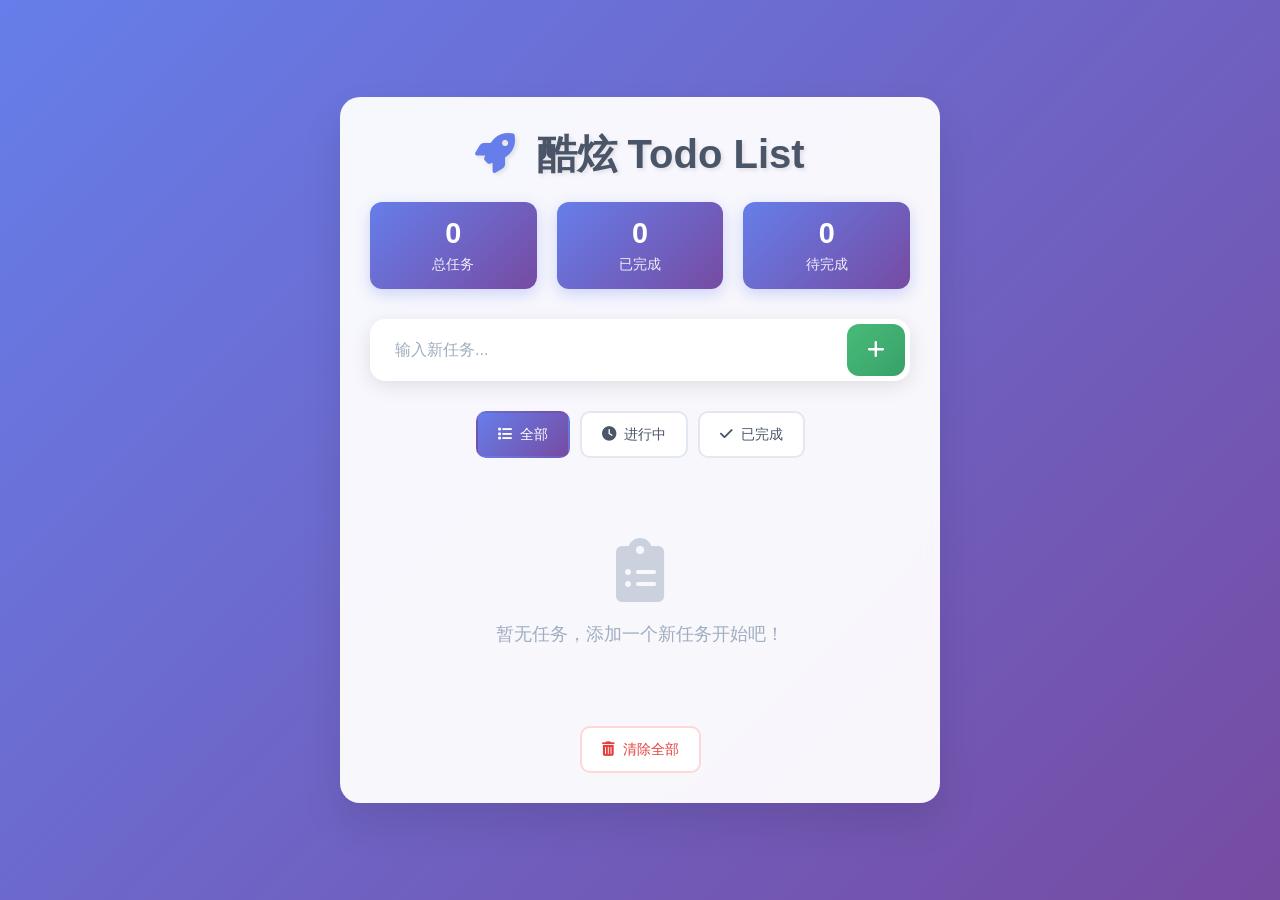
<file: index.html>
<!DOCTYPE html>
<html lang="zh-CN">
<head>
    <meta charset="UTF-8">
    <meta name="viewport" content="width=device-width, initial-scale=1.0">
    <title>酷炫 Todo List</title>
    <link rel="stylesheet" href="style.css">
    <link href="https://cdnjs.cloudflare.com/ajax/libs/font-awesome/6.0.0/css/all.min.css" rel="stylesheet">
</head>
<body>
    <div class="container">
        <div class="header">
            <h1 class="title">
                <i class="fas fa-rocket"></i>
                酷炫 Todo List
            </h1>
            <div class="stats">
                <div class="stat-item">
                    <span class="stat-number" id="total-tasks">0</span>
                    <span class="stat-label">总任务</span>
                </div>
                <div class="stat-item">
                    <span class="stat-number" id="completed-tasks">0</span>
                    <span class="stat-label">已完成</span>
                </div>
                <div class="stat-item">
                    <span class="stat-number" id="remaining-tasks">0</span>
                    <span class="stat-label">待完成</span>
                </div>
            </div>
        </div>

        <div class="input-section">
            <div class="input-wrapper">
                <input type="text" id="todo-input" placeholder="输入新任务..." maxlength="100">
                <button id="add-btn" class="add-btn">
                    <i class="fas fa-plus"></i>
                </button>
            </div>
        </div>

        <div class="filters">
            <button class="filter-btn active" data-filter="all">
                <i class="fas fa-list"></i>
                全部
            </button>
            <button class="filter-btn" data-filter="active">
                <i class="fas fa-clock"></i>
                进行中
            </button>
            <button class="filter-btn" data-filter="completed">
                <i class="fas fa-check"></i>
                已完成
            </button>
        </div>

        <div class="todo-list-container">
            <ul id="todo-list" class="todo-list">
                <!-- 动态生成的任务项 -->
            </ul>
            <div class="empty-state" id="empty-state">
                <i class="fas fa-clipboard-list"></i>
                <p>暂无任务，添加一个新任务开始吧！</p>
            </div>
        </div>

        <div class="actions">
            <button id="clear-completed" class="action-btn">
                <i class="fas fa-trash"></i>
                清除已完成
            </button>
            <button id="clear-all" class="action-btn danger">
                <i class="fas fa-trash-alt"></i>
                清除全部
            </button>
        </div>
    </div>

    <!-- 确认删除模态框 -->
    <div class="modal" id="delete-modal">
        <div class="modal-content">
            <h3>确认删除</h3>
            <p id="delete-message">确定要删除这个任务吗？</p>
            <div class="modal-actions">
                <button id="confirm-delete" class="btn btn-danger">确认</button>
                <button id="cancel-delete" class="btn btn-secondary">取消</button>
            </div>
        </div>
    </div>

    <script src="script.js"></script>
</body>
</html>
</file>
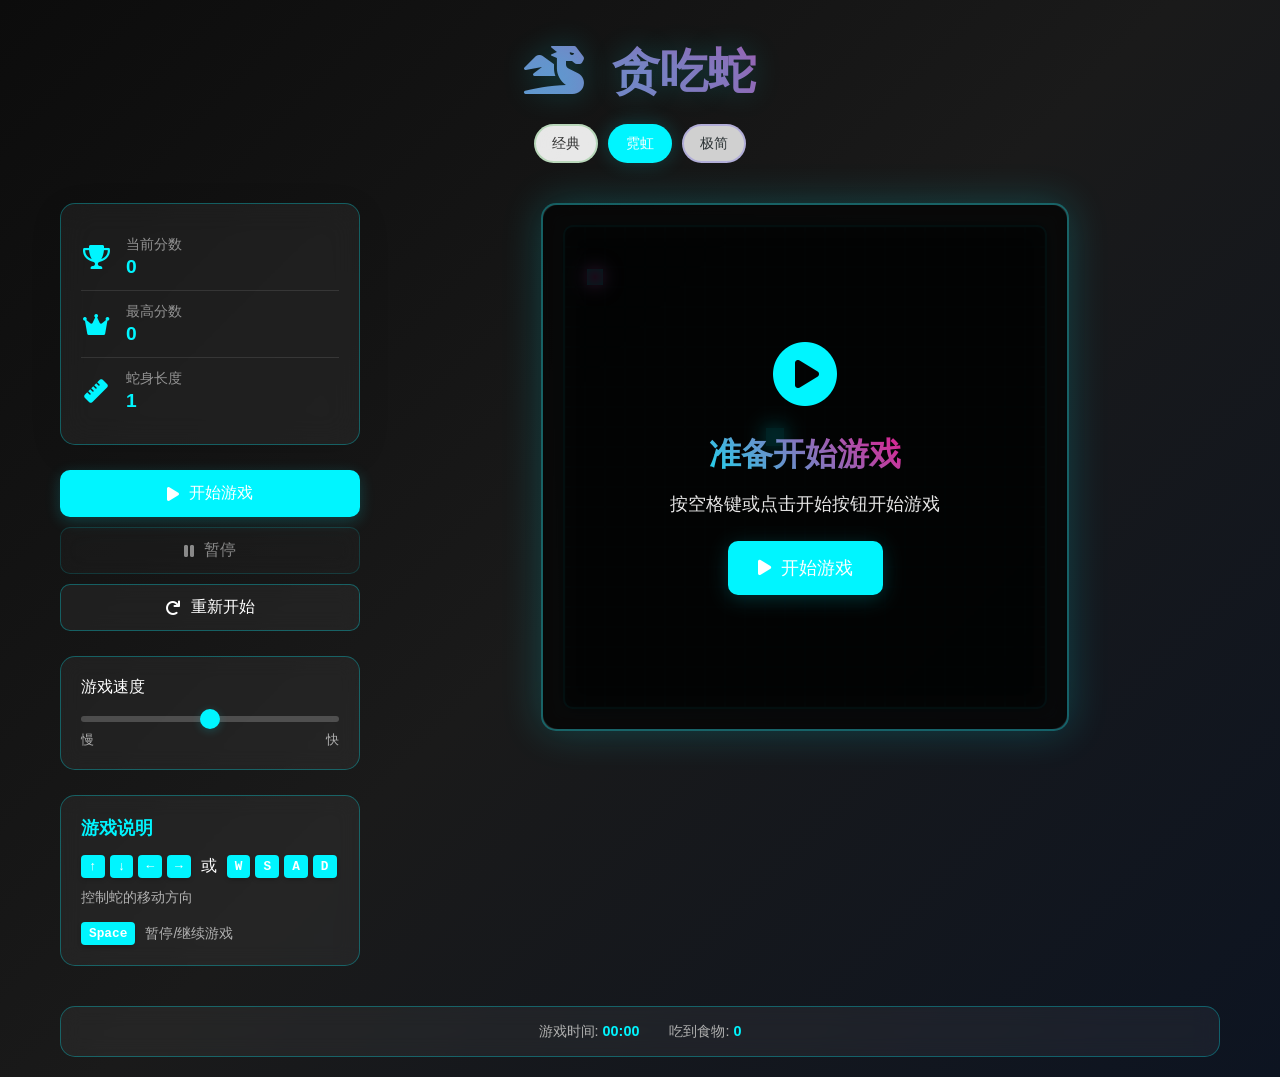
<file: snake.html>
<!DOCTYPE html>
<html lang="zh-CN">
<head>
    <meta charset="UTF-8">
    <meta name="viewport" content="width=device-width, initial-scale=1.0">
    <title>贪吃蛇游戏</title>
    <link rel="stylesheet" href="snake-style.css">
    <link href="https://cdnjs.cloudflare.com/ajax/libs/font-awesome/6.0.0/css/all.min.css" rel="stylesheet">
</head>
<body>
    <div class="game-container">
        <header class="game-header">
            <h1 class="game-title">
                <i class="fas fa-dragon"></i>
                贪吃蛇
            </h1>
            <div class="theme-selector">
                <button class="theme-btn" data-theme="classic">经典</button>
                <button class="theme-btn active" data-theme="neon">霓虹</button>
                <button class="theme-btn" data-theme="minimal">极简</button>
            </div>
        </header>

        <div class="game-content">
            <aside class="game-sidebar">
                <div class="score-panel">
                    <div class="score-item">
                        <i class="fas fa-trophy"></i>
                        <div class="score-info">
                            <span class="score-label">当前分数</span>
                            <span class="score-value" id="current-score">0</span>
                        </div>
                    </div>
                    <div class="score-item">
                        <i class="fas fa-crown"></i>
                        <div class="score-info">
                            <span class="score-label">最高分数</span>
                            <span class="score-value" id="high-score">0</span>
                        </div>
                    </div>
                    <div class="score-item">
                        <i class="fas fa-ruler"></i>
                        <div class="score-info">
                            <span class="score-label">蛇身长度</span>
                            <span class="score-value" id="snake-length">1</span>
                        </div>
                    </div>
                </div>

                <div class="game-controls">
                    <button id="start-btn" class="control-btn primary">
                        <i class="fas fa-play"></i>
                        <span>开始游戏</span>
                    </button>
                    <button id="pause-btn" class="control-btn" disabled>
                        <i class="fas fa-pause"></i>
                        <span>暂停</span>
                    </button>
                    <button id="restart-btn" class="control-btn">
                        <i class="fas fa-redo"></i>
                        <span>重新开始</span>
                    </button>
                </div>

                <div class="speed-control">
                    <label for="speed-slider">游戏速度</label>
                    <input type="range" id="speed-slider" min="1" max="5" value="3">
                    <div class="speed-labels">
                        <span>慢</span>
                        <span>快</span>
                    </div>
                </div>

                <div class="instructions">
                    <h3>游戏说明</h3>
                    <div class="instruction-item">
                        <div class="keys">
                            <kbd>↑</kbd><kbd>↓</kbd><kbd>←</kbd><kbd>→</kbd>
                        </div>
                        <span>或</span>
                        <div class="keys">
                            <kbd>W</kbd><kbd>S</kbd><kbd>A</kbd><kbd>D</kbd>
                        </div>
                        <p>控制蛇的移动方向</p>
                    </div>
                    <div class="instruction-item">
                        <kbd>Space</kbd>
                        <p>暂停/继续游戏</p>
                    </div>
                </div>
            </aside>

            <main class="game-main">
                <div class="game-area">
                    <canvas id="gameCanvas" width="480" height="480"></canvas>
                    
                    <div class="game-overlay" id="game-overlay">
                        <div class="overlay-content">
                            <div class="overlay-icon">
                                <i class="fas fa-play-circle"></i>
                            </div>
                            <h2 id="overlay-title">准备开始游戏</h2>
                            <p id="overlay-message">按空格键或点击开始按钮开始游戏</p>
                            <button id="overlay-btn" class="overlay-button">
                                <i class="fas fa-play"></i>
                                开始游戏
                            </button>
                        </div>
                    </div>
                    
                    <div class="food-effect" id="food-effect">+10</div>
                </div>

                <div class="mobile-controls">
                    <div class="dpad">
                        <button class="dpad-btn dpad-up" data-direction="up">
                            <i class="fas fa-chevron-up"></i>
                        </button>
                        <div class="dpad-middle">
                            <button class="dpad-btn dpad-left" data-direction="left">
                                <i class="fas fa-chevron-left"></i>
                            </button>
                            <button class="dpad-btn dpad-right" data-direction="right">
                                <i class="fas fa-chevron-right"></i>
                            </button>
                        </div>
                        <button class="dpad-btn dpad-down" data-direction="down">
                            <i class="fas fa-chevron-down"></i>
                        </button>
                    </div>
                </div>
            </main>
        </div>

        <footer class="game-footer">
            <div class="stats">
                <div class="stat-item">
                    <span>游戏时间: </span>
                    <span id="game-time">00:00</span>
                </div>
                <div class="stat-item">
                    <span>吃到食物: </span>
                    <span id="food-count">0</span>
                </div>
            </div>
        </footer>
    </div>

    <script src="snake-script.js"></script>
</body>
</html>
</file>
<file: style.css>
* {
    margin: 0;
    padding: 0;
    box-sizing: border-box;
}

body {
    font-family: 'Segoe UI', Tahoma, Geneva, Verdana, sans-serif;
    background: linear-gradient(135deg, #667eea 0%, #764ba2 100%);
    min-height: 100vh;
    display: flex;
    align-items: center;
    justify-content: center;
    padding: 20px;
}

.container {
    background: rgba(255, 255, 255, 0.95);
    backdrop-filter: blur(10px);
    border-radius: 20px;
    box-shadow: 0 20px 40px rgba(0, 0, 0, 0.1);
    padding: 30px;
    width: 100%;
    max-width: 600px;
    animation: slideInUp 0.6s ease-out;
}

@keyframes slideInUp {
    from {
        transform: translateY(50px);
        opacity: 0;
    }
    to {
        transform: translateY(0);
        opacity: 1;
    }
}

.header {
    text-align: center;
    margin-bottom: 30px;
}

.title {
    font-size: 2.5rem;
    color: #4a5568;
    margin-bottom: 20px;
    text-shadow: 2px 2px 4px rgba(0, 0, 0, 0.1);
}

.title i {
    color: #667eea;
    margin-right: 10px;
    animation: rocket 2s infinite alternate;
}

@keyframes rocket {
    from { transform: translateY(0) rotate(0deg); }
    to { transform: translateY(-5px) rotate(5deg); }
}

.stats {
    display: flex;
    justify-content: space-around;
    gap: 20px;
}

.stat-item {
    background: linear-gradient(135deg, #667eea, #764ba2);
    color: white;
    padding: 15px;
    border-radius: 12px;
    text-align: center;
    flex: 1;
    box-shadow: 0 5px 15px rgba(102, 126, 234, 0.3);
    transition: transform 0.3s ease, box-shadow 0.3s ease;
}

.stat-item:hover {
    transform: translateY(-3px);
    box-shadow: 0 8px 25px rgba(102, 126, 234, 0.4);
}

.stat-number {
    display: block;
    font-size: 1.8rem;
    font-weight: bold;
    margin-bottom: 5px;
}

.stat-label {
    font-size: 0.9rem;
    opacity: 0.9;
}

.input-section {
    margin-bottom: 30px;
}

.input-wrapper {
    display: flex;
    gap: 10px;
    background: white;
    padding: 5px;
    border-radius: 15px;
    box-shadow: 0 5px 20px rgba(0, 0, 0, 0.1);
}

#todo-input {
    flex: 1;
    border: none;
    padding: 15px 20px;
    font-size: 1rem;
    border-radius: 12px;
    outline: none;
    background: transparent;
    color: #4a5568;
}

#todo-input::placeholder {
    color: #a0aec0;
}

.add-btn {
    background: linear-gradient(135deg, #48bb78, #38a169);
    color: white;
    border: none;
    padding: 15px 20px;
    border-radius: 12px;
    cursor: pointer;
    font-size: 1.2rem;
    transition: all 0.3s ease;
}

.add-btn:hover {
    transform: scale(1.05);
    box-shadow: 0 5px 15px rgba(72, 187, 120, 0.4);
}

.add-btn:active {
    transform: scale(0.95);
}

.filters {
    display: flex;
    gap: 10px;
    margin-bottom: 30px;
    justify-content: center;
}

.filter-btn {
    background: white;
    border: 2px solid #e2e8f0;
    color: #4a5568;
    padding: 12px 20px;
    border-radius: 10px;
    cursor: pointer;
    transition: all 0.3s ease;
    font-size: 0.9rem;
    display: flex;
    align-items: center;
    gap: 8px;
}

.filter-btn:hover {
    border-color: #667eea;
    color: #667eea;
    transform: translateY(-2px);
}

.filter-btn.active {
    background: linear-gradient(135deg, #667eea, #764ba2);
    color: white;
    border-color: transparent;
}

.todo-list-container {
    min-height: 200px;
    margin-bottom: 30px;
}

.todo-list {
    list-style: none;
    display: flex;
    flex-direction: column;
    gap: 10px;
}

.todo-item {
    background: white;
    border-radius: 15px;
    padding: 20px;
    box-shadow: 0 5px 15px rgba(0, 0, 0, 0.05);
    border: 2px solid transparent;
    transition: all 0.3s ease;
    animation: slideInLeft 0.5s ease-out;
    display: flex;
    align-items: center;
    gap: 15px;
}

@keyframes slideInLeft {
    from {
        transform: translateX(-50px);
        opacity: 0;
    }
    to {
        transform: translateX(0);
        opacity: 1;
    }
}

.todo-item:hover {
    transform: translateX(5px);
    border-color: #667eea;
    box-shadow: 0 8px 25px rgba(0, 0, 0, 0.1);
}

.todo-item.completed {
    opacity: 0.7;
    background: #f7fafc;
}

.todo-item.completed .todo-text {
    text-decoration: line-through;
    color: #a0aec0;
}

.todo-checkbox {
    width: 20px;
    height: 20px;
    border-radius: 50%;
    border: 2px solid #e2e8f0;
    cursor: pointer;
    transition: all 0.3s ease;
    position: relative;
    flex-shrink: 0;
}

.todo-checkbox:hover {
    border-color: #48bb78;
    transform: scale(1.1);
}

.todo-checkbox.checked {
    background: linear-gradient(135deg, #48bb78, #38a169);
    border-color: #48bb78;
}

.todo-checkbox.checked::after {
    content: '✓';
    position: absolute;
    color: white;
    font-size: 12px;
    top: 50%;
    left: 50%;
    transform: translate(-50%, -50%);
}

.todo-text {
    flex: 1;
    font-size: 1rem;
    color: #4a5568;
    line-height: 1.4;
    word-break: break-word;
}

.todo-actions {
    display: flex;
    gap: 10px;
    opacity: 0;
    transition: opacity 0.3s ease;
}

.todo-item:hover .todo-actions {
    opacity: 1;
}

.action-icon {
    width: 35px;
    height: 35px;
    border: none;
    border-radius: 8px;
    cursor: pointer;
    font-size: 0.9rem;
    transition: all 0.3s ease;
    display: flex;
    align-items: center;
    justify-content: center;
}

.edit-btn {
    background: #ffd89b;
    color: #d69e2e;
}

.edit-btn:hover {
    background: #f6d55c;
    transform: scale(1.1);
}

.delete-btn {
    background: #fed7d7;
    color: #e53e3e;
}

.delete-btn:hover {
    background: #fc8181;
    color: white;
    transform: scale(1.1);
}

.empty-state {
    text-align: center;
    padding: 50px 20px;
    color: #a0aec0;
    display: none;
}

.empty-state.show {
    display: block;
}

.empty-state i {
    font-size: 4rem;
    margin-bottom: 20px;
    opacity: 0.5;
    animation: float 3s ease-in-out infinite;
}

@keyframes float {
    0%, 100% { transform: translateY(0); }
    50% { transform: translateY(-10px); }
}

.empty-state p {
    font-size: 1.1rem;
}

.actions {
    display: flex;
    gap: 15px;
    justify-content: center;
}

.action-btn {
    background: white;
    color: #4a5568;
    border: 2px solid #e2e8f0;
    padding: 12px 20px;
    border-radius: 10px;
    cursor: pointer;
    font-size: 0.9rem;
    transition: all 0.3s ease;
    display: flex;
    align-items: center;
    gap: 8px;
}

.action-btn:hover {
    transform: translateY(-2px);
    box-shadow: 0 5px 15px rgba(0, 0, 0, 0.1);
}

.action-btn.danger {
    border-color: #fed7d7;
    color: #e53e3e;
}

.action-btn.danger:hover {
    background: #e53e3e;
    color: white;
    border-color: #e53e3e;
}

.modal {
    display: none;
    position: fixed;
    top: 0;
    left: 0;
    width: 100%;
    height: 100%;
    background: rgba(0, 0, 0, 0.5);
    z-index: 1000;
    animation: fadeIn 0.3s ease-out;
}

.modal.show {
    display: flex;
    align-items: center;
    justify-content: center;
}

@keyframes fadeIn {
    from { opacity: 0; }
    to { opacity: 1; }
}

.modal-content {
    background: white;
    padding: 30px;
    border-radius: 15px;
    box-shadow: 0 20px 40px rgba(0, 0, 0, 0.2);
    text-align: center;
    max-width: 400px;
    width: 90%;
    animation: scaleIn 0.3s ease-out;
}

@keyframes scaleIn {
    from {
        transform: scale(0.8);
        opacity: 0;
    }
    to {
        transform: scale(1);
        opacity: 1;
    }
}

.modal-content h3 {
    color: #4a5568;
    margin-bottom: 15px;
    font-size: 1.3rem;
}

.modal-content p {
    color: #718096;
    margin-bottom: 25px;
    line-height: 1.5;
}

.modal-actions {
    display: flex;
    gap: 10px;
    justify-content: center;
}

.btn {
    padding: 10px 20px;
    border: none;
    border-radius: 8px;
    cursor: pointer;
    font-size: 0.9rem;
    transition: all 0.3s ease;
    min-width: 80px;
}

.btn-danger {
    background: #e53e3e;
    color: white;
}

.btn-danger:hover {
    background: #c53030;
    transform: translateY(-1px);
}

.btn-secondary {
    background: #e2e8f0;
    color: #4a5568;
}

.btn-secondary:hover {
    background: #cbd5e0;
    transform: translateY(-1px);
}

@media (max-width: 480px) {
    .container {
        padding: 20px;
        margin: 10px;
    }
    
    .title {
        font-size: 2rem;
    }
    
    .stats {
        flex-direction: column;
        gap: 10px;
    }
    
    .filters {
        flex-direction: column;
        gap: 8px;
    }
    
    .actions {
        flex-direction: column;
    }
    
    .todo-item {
        padding: 15px;
        flex-direction: column;
        align-items: flex-start;
        gap: 10px;
    }
    
    .todo-actions {
        opacity: 1;
        align-self: flex-end;
    }
}
</file>
<file: snake-style.css>
* {
    margin: 0;
    padding: 0;
    box-sizing: border-box;
}

:root {
    --primary-color: #00f5ff;
    --secondary-color: #ff0080;
    --bg-gradient: linear-gradient(135deg, #0c0c0c 0%, #1a1a1a 50%, #0d1421 100%);
    --card-bg: rgba(255, 255, 255, 0.05);
    --text-primary: #ffffff;
    --text-secondary: #b0b0b0;
    --border-color: rgba(0, 245, 255, 0.3);
    --shadow-color: rgba(0, 245, 255, 0.2);
    --success-color: #00ff88;
    --danger-color: #ff4757;
    --warning-color: #ffa502;
}

[data-theme="classic"] {
    --primary-color: #4CAF50;
    --secondary-color: #FFC107;
    --bg-gradient: linear-gradient(135deg, #f5f5f5 0%, #e8e8e8 100%);
    --card-bg: rgba(255, 255, 255, 0.9);
    --text-primary: #333333;
    --text-secondary: #666666;
    --border-color: rgba(76, 175, 80, 0.3);
    --shadow-color: rgba(76, 175, 80, 0.2);
}

[data-theme="minimal"] {
    --primary-color: #6c5ce7;
    --secondary-color: #a29bfe;
    --bg-gradient: linear-gradient(135deg, #ffecd2 0%, #fcb69f 100%);
    --card-bg: rgba(255, 255, 255, 0.8);
    --text-primary: #2d3436;
    --text-secondary: #636e72;
    --border-color: rgba(108, 92, 231, 0.3);
    --shadow-color: rgba(108, 92, 231, 0.2);
}

body {
    font-family: 'Segoe UI', Tahoma, Geneva, Verdana, sans-serif;
    background: var(--bg-gradient);
    min-height: 100vh;
    color: var(--text-primary);
    overflow-x: hidden;
}

.game-container {
    max-width: 1200px;
    margin: 0 auto;
    padding: 20px;
    display: flex;
    flex-direction: column;
    gap: 20px;
}

.game-header {
    text-align: center;
    padding: 20px 0;
}

.game-title {
    font-size: 3rem;
    font-weight: bold;
    background: linear-gradient(45deg, var(--primary-color), var(--secondary-color));
    -webkit-background-clip: text;
    -webkit-text-fill-color: transparent;
    background-clip: text;
    margin-bottom: 20px;
    text-shadow: 0 0 30px var(--shadow-color);
    animation: glow 2s ease-in-out infinite alternate;
}

@keyframes glow {
    from {
        filter: drop-shadow(0 0 10px var(--shadow-color));
    }
    to {
        filter: drop-shadow(0 0 20px var(--shadow-color));
    }
}

.game-title i {
    margin-right: 15px;
    animation: dragonMove 3s ease-in-out infinite;
}

@keyframes dragonMove {
    0%, 100% { transform: translateY(0) rotate(-5deg); }
    50% { transform: translateY(-10px) rotate(5deg); }
}

.theme-selector {
    display: flex;
    gap: 10px;
    justify-content: center;
    margin-top: 20px;
}

.theme-btn {
    padding: 8px 16px;
    border: 2px solid var(--border-color);
    background: var(--card-bg);
    color: var(--text-primary);
    border-radius: 20px;
    cursor: pointer;
    transition: all 0.3s ease;
    font-size: 0.9rem;
    backdrop-filter: blur(10px);
}

.theme-btn:hover {
    background: var(--primary-color);
    color: white;
    transform: translateY(-2px);
    box-shadow: 0 5px 15px var(--shadow-color);
}

.theme-btn.active {
    background: var(--primary-color);
    color: white;
    box-shadow: 0 0 20px var(--shadow-color);
}

.game-content {
    display: grid;
    grid-template-columns: 300px 1fr;
    gap: 30px;
    align-items: start;
}

.game-sidebar {
    display: flex;
    flex-direction: column;
    gap: 25px;
}

.score-panel {
    background: var(--card-bg);
    backdrop-filter: blur(15px);
    border: 1px solid var(--border-color);
    border-radius: 15px;
    padding: 20px;
    box-shadow: 0 8px 32px rgba(0, 0, 0, 0.1);
}

.score-item {
    display: flex;
    align-items: center;
    gap: 15px;
    padding: 12px 0;
    border-bottom: 1px solid rgba(255, 255, 255, 0.1);
}

.score-item:last-child {
    border-bottom: none;
}

.score-item i {
    font-size: 1.5rem;
    color: var(--primary-color);
    width: 30px;
    text-align: center;
}

.score-info {
    display: flex;
    flex-direction: column;
    gap: 2px;
}

.score-label {
    font-size: 0.85rem;
    color: var(--text-secondary);
    opacity: 0.8;
}

.score-value {
    font-size: 1.2rem;
    font-weight: bold;
    color: var(--primary-color);
}

.game-controls {
    display: flex;
    flex-direction: column;
    gap: 10px;
}

.control-btn {
    display: flex;
    align-items: center;
    justify-content: center;
    gap: 10px;
    padding: 12px 20px;
    border: none;
    border-radius: 10px;
    background: var(--card-bg);
    color: var(--text-primary);
    font-size: 1rem;
    cursor: pointer;
    transition: all 0.3s ease;
    border: 1px solid var(--border-color);
    backdrop-filter: blur(10px);
}

.control-btn:hover:not(:disabled) {
    transform: translateY(-2px);
    box-shadow: 0 5px 15px var(--shadow-color);
    background: var(--primary-color);
    color: white;
}

.control-btn.primary {
    background: var(--primary-color);
    color: white;
    box-shadow: 0 4px 15px var(--shadow-color);
}

.control-btn:disabled {
    opacity: 0.5;
    cursor: not-allowed;
}

.speed-control {
    background: var(--card-bg);
    padding: 20px;
    border-radius: 15px;
    border: 1px solid var(--border-color);
    backdrop-filter: blur(10px);
}

.speed-control label {
    display: block;
    margin-bottom: 10px;
    font-weight: 500;
    color: var(--text-primary);
}

#speed-slider {
    width: 100%;
    height: 6px;
    border-radius: 3px;
    background: rgba(255, 255, 255, 0.2);
    outline: none;
    margin-bottom: 10px;
    -webkit-appearance: none;
}

#speed-slider::-webkit-slider-thumb {
    -webkit-appearance: none;
    appearance: none;
    width: 20px;
    height: 20px;
    border-radius: 50%;
    background: var(--primary-color);
    cursor: pointer;
    box-shadow: 0 2px 10px var(--shadow-color);
}

.speed-labels {
    display: flex;
    justify-content: space-between;
    font-size: 0.8rem;
    color: var(--text-secondary);
}

.instructions {
    background: var(--card-bg);
    padding: 20px;
    border-radius: 15px;
    border: 1px solid var(--border-color);
    backdrop-filter: blur(10px);
}

.instructions h3 {
    margin-bottom: 15px;
    color: var(--primary-color);
    font-size: 1.1rem;
}

.instruction-item {
    display: flex;
    align-items: center;
    gap: 10px;
    margin-bottom: 15px;
    flex-wrap: wrap;
}

.instruction-item:last-child {
    margin-bottom: 0;
}

.keys {
    display: flex;
    gap: 5px;
}

kbd {
    background: var(--primary-color);
    color: white;
    padding: 4px 8px;
    border-radius: 4px;
    font-size: 0.8rem;
    font-weight: bold;
    box-shadow: 0 2px 4px rgba(0, 0, 0, 0.2);
}

.instruction-item p {
    font-size: 0.9rem;
    color: var(--text-secondary);
}

.game-main {
    display: flex;
    flex-direction: column;
    gap: 20px;
    align-items: center;
}

.game-area {
    position: relative;
    background: var(--card-bg);
    border-radius: 15px;
    padding: 20px;
    border: 2px solid var(--border-color);
    backdrop-filter: blur(15px);
    box-shadow: 0 0 40px var(--shadow-color);
}

#gameCanvas {
    border: 2px solid var(--border-color);
    border-radius: 10px;
    background: rgba(0, 0, 0, 0.3);
    display: block;
}

.game-overlay {
    position: absolute;
    top: 0;
    left: 0;
    right: 0;
    bottom: 0;
    background: rgba(0, 0, 0, 0.8);
    backdrop-filter: blur(10px);
    display: flex;
    align-items: center;
    justify-content: center;
    border-radius: 15px;
    z-index: 10;
}

.game-overlay.hidden {
    display: none;
}

.overlay-content {
    text-align: center;
    padding: 40px;
    color: white;
    animation: overlayFadeIn 0.5s ease-out;
}

@keyframes overlayFadeIn {
    from {
        opacity: 0;
        transform: translateY(20px);
    }
    to {
        opacity: 1;
        transform: translateY(0);
    }
}

.overlay-icon {
    font-size: 4rem;
    margin-bottom: 20px;
    color: var(--primary-color);
    animation: pulse 2s ease-in-out infinite;
}

@keyframes pulse {
    0%, 100% { transform: scale(1); }
    50% { transform: scale(1.1); }
}

.overlay-content h2 {
    font-size: 2rem;
    margin-bottom: 15px;
    background: linear-gradient(45deg, var(--primary-color), var(--secondary-color));
    -webkit-background-clip: text;
    -webkit-text-fill-color: transparent;
    background-clip: text;
}

.overlay-content p {
    font-size: 1.1rem;
    margin-bottom: 25px;
    opacity: 0.9;
}

.overlay-button {
    background: var(--primary-color);
    color: white;
    border: none;
    padding: 15px 30px;
    border-radius: 10px;
    font-size: 1.1rem;
    cursor: pointer;
    transition: all 0.3s ease;
    display: flex;
    align-items: center;
    gap: 10px;
    margin: 0 auto;
    box-shadow: 0 4px 20px var(--shadow-color);
}

.overlay-button:hover {
    transform: translateY(-2px);
    box-shadow: 0 6px 25px var(--shadow-color);
}

.food-effect {
    position: absolute;
    font-size: 1.5rem;
    font-weight: bold;
    color: var(--success-color);
    pointer-events: none;
    z-index: 5;
    opacity: 0;
    text-shadow: 0 0 10px var(--success-color);
}

.food-effect.show {
    animation: foodEffect 1s ease-out;
}

@keyframes foodEffect {
    0% {
        opacity: 1;
        transform: translateY(0) scale(1);
    }
    100% {
        opacity: 0;
        transform: translateY(-30px) scale(1.2);
    }
}

.mobile-controls {
    display: none;
}

.dpad {
    display: grid;
    grid-template-rows: 1fr 1fr 1fr;
    gap: 5px;
    width: 150px;
}

.dpad-middle {
    display: grid;
    grid-template-columns: 1fr 1fr 1fr;
    gap: 5px;
}

.dpad-btn {
    background: var(--card-bg);
    border: 2px solid var(--border-color);
    border-radius: 10px;
    color: var(--primary-color);
    font-size: 1.2rem;
    padding: 15px;
    cursor: pointer;
    transition: all 0.2s ease;
    backdrop-filter: blur(10px);
}

.dpad-btn:hover {
    background: var(--primary-color);
    color: white;
    transform: scale(1.05);
}

.dpad-up {
    grid-column: 2;
}

.dpad-down {
    grid-column: 2;
}

.game-footer {
    background: var(--card-bg);
    padding: 15px 20px;
    border-radius: 15px;
    border: 1px solid var(--border-color);
    backdrop-filter: blur(10px);
    margin-top: 20px;
}

.stats {
    display: flex;
    justify-content: center;
    gap: 30px;
}

.stat-item {
    font-size: 0.9rem;
    color: var(--text-secondary);
}

.stat-item span:last-child {
    color: var(--primary-color);
    font-weight: bold;
}

@media (max-width: 768px) {
    .game-container {
        padding: 10px;
    }
    
    .game-content {
        grid-template-columns: 1fr;
        gap: 20px;
    }
    
    .game-sidebar {
        order: 2;
    }
    
    .game-main {
        order: 1;
    }
    
    .game-title {
        font-size: 2rem;
    }
    
    #gameCanvas {
        width: 300px;
        height: 300px;
    }
    
    .mobile-controls {
        display: flex;
        justify-content: center;
        margin-top: 20px;
    }
    
    .score-panel {
        display: grid;
        grid-template-columns: repeat(3, 1fr);
        gap: 10px;
    }
    
    .score-item {
        flex-direction: column;
        text-align: center;
        border-bottom: none;
        border: 1px solid var(--border-color);
        border-radius: 8px;
        padding: 10px;
        background: rgba(255, 255, 255, 0.02);
    }
    
    .game-controls {
        flex-direction: row;
        flex-wrap: wrap;
    }
    
    .instructions {
        order: -1;
    }
    
    .stats {
        flex-direction: column;
        gap: 10px;
        text-align: center;
    }
}

@media (max-width: 480px) {
    .theme-selector {
        flex-direction: column;
        align-items: center;
    }
    
    .theme-btn {
        width: 120px;
    }
    
    .overlay-content {
        padding: 20px;
    }
    
    .overlay-content h2 {
        font-size: 1.5rem;
    }
    
    .score-panel {
        grid-template-columns: 1fr;
    }
}

.shake {
    animation: shake 0.5s ease-in-out;
}

@keyframes shake {
    0%, 100% { transform: translateX(0); }
    25% { transform: translateX(-10px); }
    75% { transform: translateX(10px); }
}

.particle {
    position: absolute;
    pointer-events: none;
    z-index: 100;
}

@keyframes particle {
    0% {
        opacity: 1;
        transform: scale(0) rotate(0deg);
    }
    100% {
        opacity: 0;
        transform: scale(1) rotate(360deg);
    }
}
</file>
